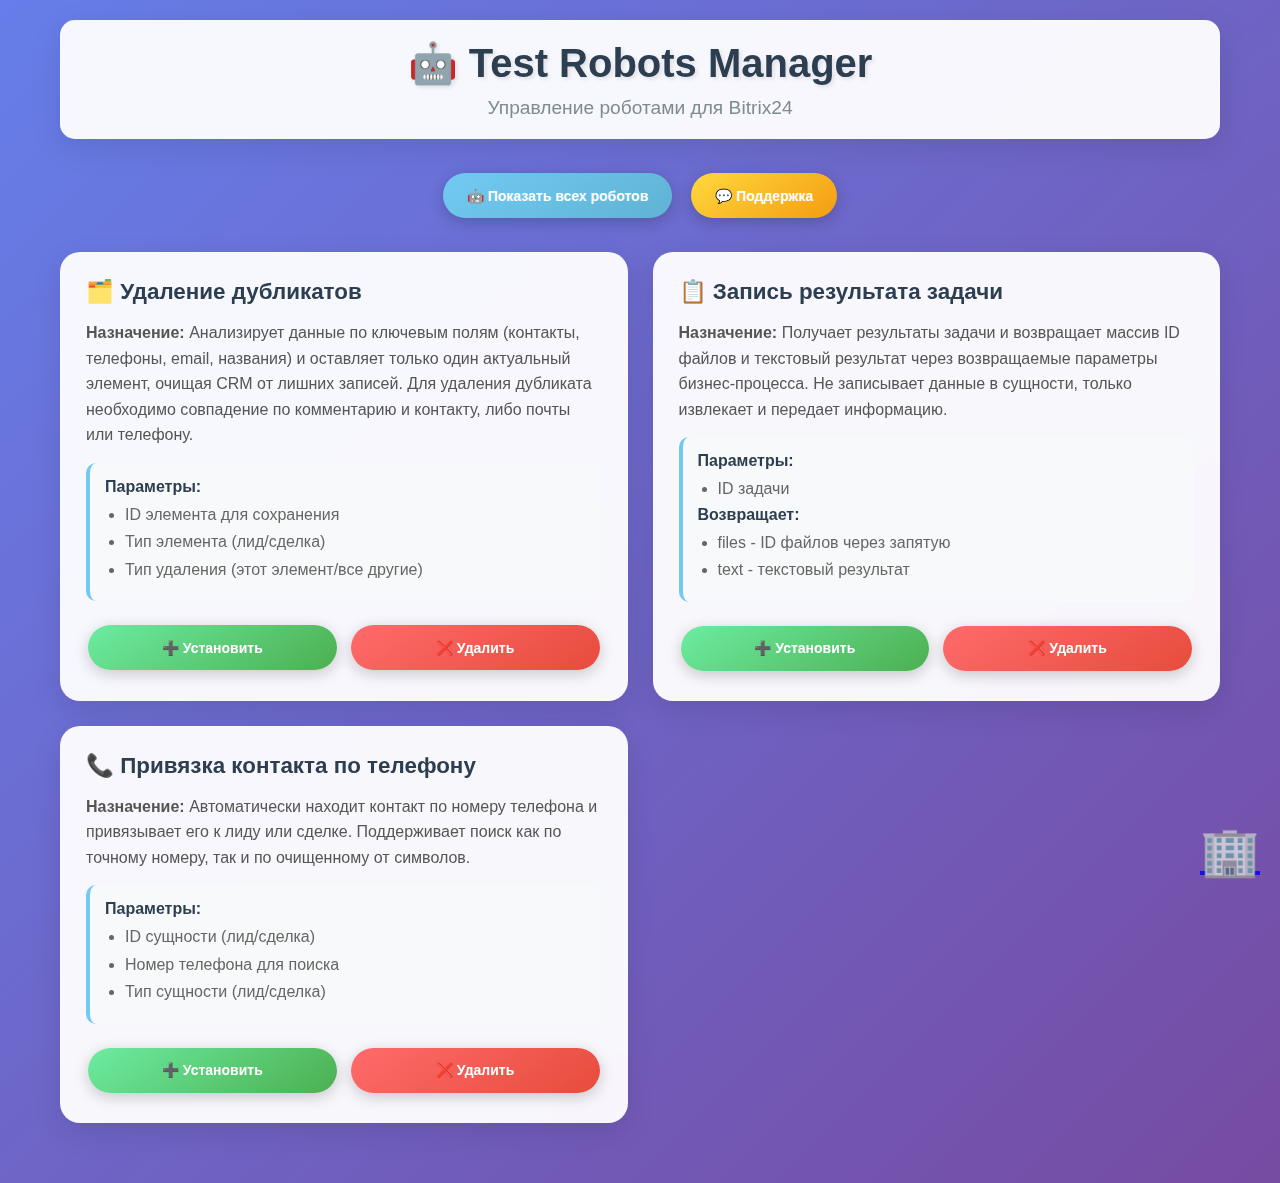
<file: index.html>
<!DOCTYPE html>
<html lang="en">
<head>
    <meta charset="UTF-8">
    <title>Test Robots Manager - Управление роботами Bitrix24</title>
    <link rel="stylesheet" href="styles.css">
</head>
<body>
    <div class="container">
        <header>
            <h1>🤖 Test Robots Manager</h1>
            <p class="subtitle">Управление роботами для Bitrix24</p>
        </header>

        <div class="controls">
            <button id="ListRobots" class="button-link">
                🤖
                Показать всех роботов
            </button>
            <a href="https://test.ru/#b4494" target="_blank" class="button-link support-button">
                💬
                Поддержка
            </a>
        </div>

        <div class="robots-container">
            <!-- Робот удаления дубликатов -->
            <div class="robot-group">
                <div class="robot-header">
                    <h3>🗂️ Удаление дубликатов</h3>
                    <div class="robot-status" id="status-duplicate"></div>
                </div>
                <p class="robot-description">
                    <strong>Назначение:</strong> Анализирует данные по ключевым полям (контакты, телефоны, email, названия) и оставляет только один актуальный элемент, очищая CRM от лишних записей. Для удаления дубликата необходимо совпадение по комментарию и контакту, либо почты или телефону.
                </p>
                <div class="robot-params">
                    <strong>Параметры:</strong>
                    <ul>
                        <li>ID элемента для сохранения</li>
                        <li>Тип элемента (лид/сделка)</li>
                        <li>Тип удаления (этот элемент/все другие)</li>
                    </ul>
                </div>
                <div class="robot-actions">
                    <button id="createDuplicateButton" class="button-link install-button">
                        ➕
                        Установить
                    </button>
                    <button id="deleteDuplicateButton" class="button-link delete-button">
                        ❌
                        Удалить
                    </button>
                </div>
            </div>

            <!-- Робот записи результата задачи -->
            <div class="robot-group">
                <div class="robot-header">
                    <h3>📋 Запись результата задачи</h3>
                    <div class="robot-status" id="status-task"></div>
                </div>
                <p class="robot-description">
                    <strong>Назначение:</strong> Получает результаты задачи и возвращает массив ID файлов и текстовый результат через возвращаемые параметры бизнес-процесса. Не записывает данные в сущности, только извлекает и передает информацию.
                </p>
                <div class="robot-params">
                    <strong>Параметры:</strong>
                    <ul>
                        <li>ID задачи</li>
                    </ul>
                    <strong>Возвращает:</strong>
                    <ul>
                        <li>files - ID файлов через запятую</li>
                        <li>text - текстовый результат</li>
                    </ul>
                </div>
                <div class="robot-actions">
                    <button id="createTaskResultButton" class="button-link install-button">
                        ➕
                        Установить
                    </button>
                    <button id="deleteTaskResultButton" class="button-link delete-button">
                        ❌
                        Удалить
                    </button>
                </div>
            </div>

            <!-- Робот привязки контакта -->
            <div class="robot-group">
                <div class="robot-header">
                    <h3>📞 Привязка контакта по телефону</h3>
                    <div class="robot-status" id="status-attach"></div>
                </div>
                <p class="robot-description">
                    <strong>Назначение:</strong> Автоматически находит контакт по номеру телефона и привязывает его к лиду или сделке. Поддерживает поиск как по точному номеру, так и по очищенному от символов.
                </p>
                <div class="robot-params">
                    <strong>Параметры:</strong>
                    <ul>
                        <li>ID сущности (лид/сделка)</li>
                        <li>Номер телефона для поиска</li>
                        <li>Тип сущности (лид/сделка)</li>
                    </ul>
                </div>
                <div class="robot-actions">
                    <button id="createAttachButton" class="button-link install-button">
                        ➕
                        Установить
                    </button>
                    <button id="deleteAttachButton" class="button-link delete-button">
                        ❌
                        Удалить
                    </button>
                </div>
            </div>
        </div>

        <footer>
            <div id="image-container">
                <a href="https://test.ru/" target="_blank">
                    🏢
                </a>
            </div>
        </footer>
    </div>

    <!-- Scripts -->
    <script src="//api.bitrix24.com/api/v1/"></script>
    <script src="app.js"></script>
</body>
</html>
</file>
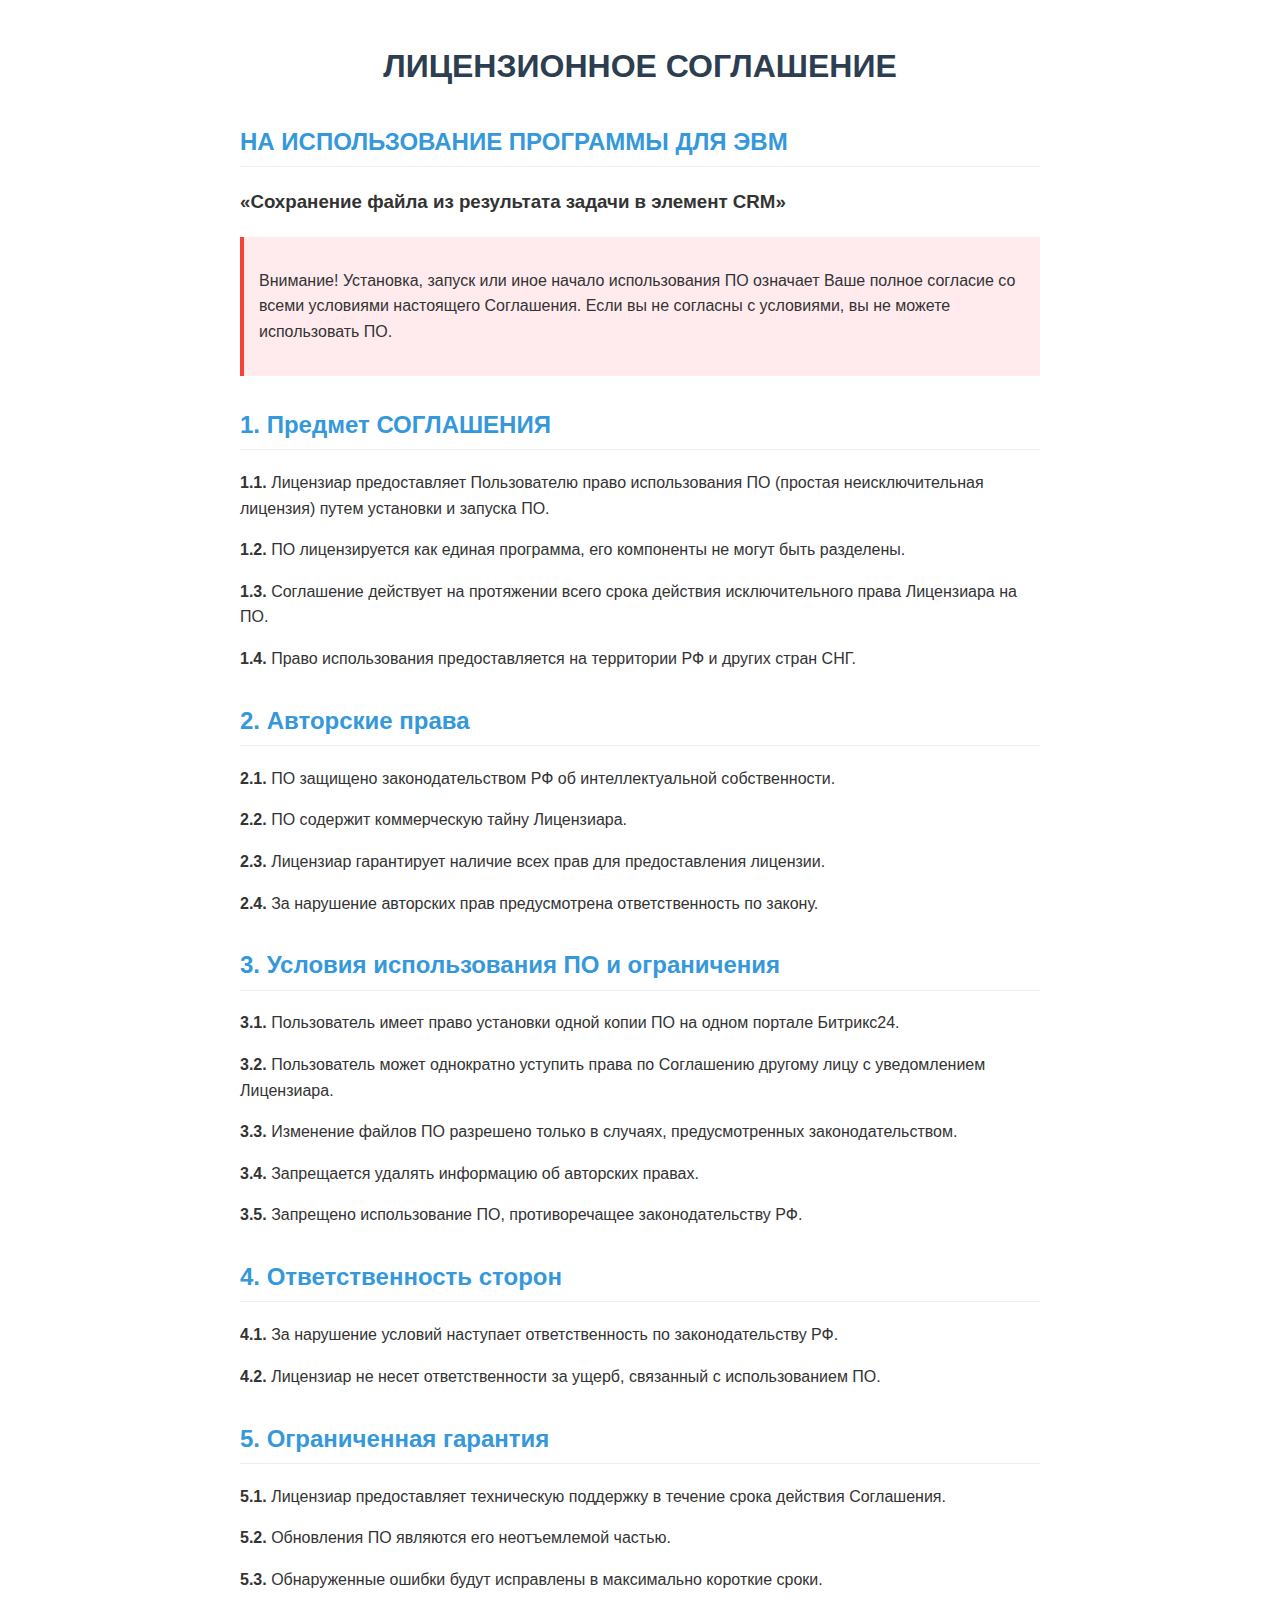
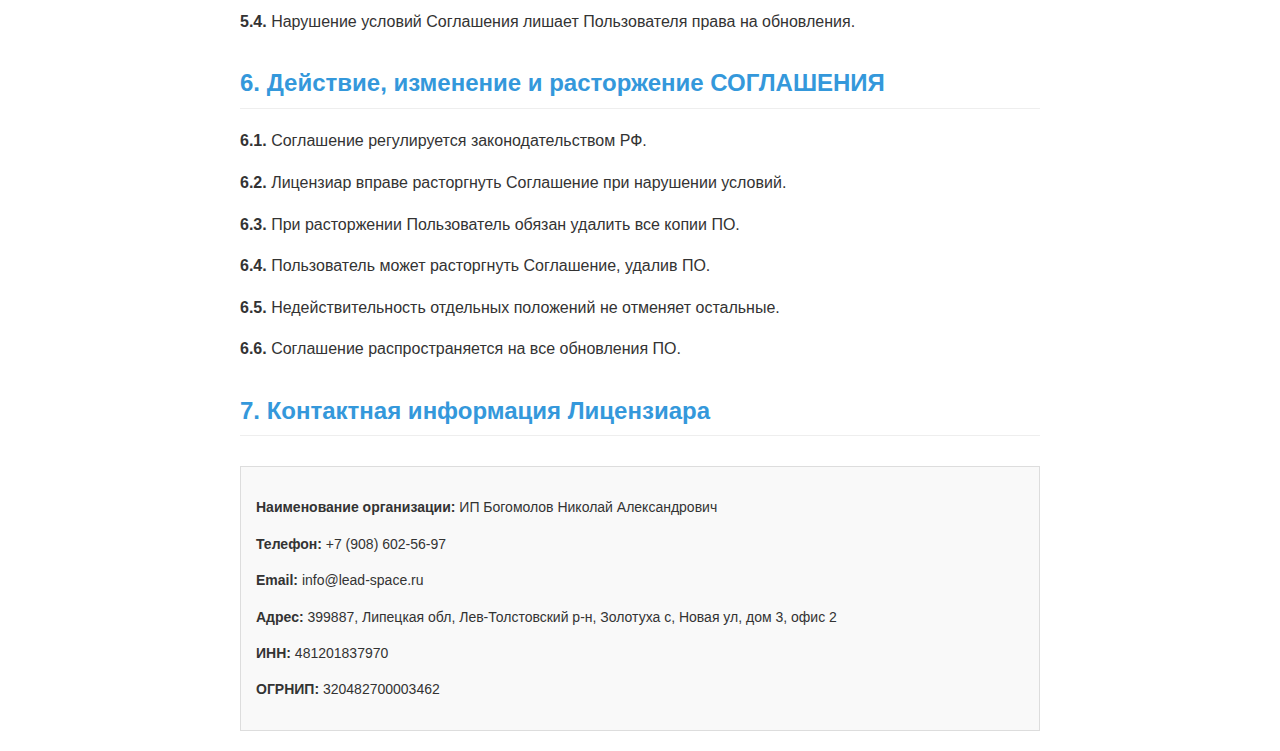
<file: license_agreement.html>
<!DOCTYPE html>
<html lang="ru">
<head>
    <meta charset="UTF-8">
    <meta name="viewport" content="width=device-width, initial-scale=1.0">
    <title>Лицензионное соглашение | Сохранение файла из результата задачи в элемент CRM</title>
    <style>
        body {
            font-family: Arial, sans-serif;
            line-height: 1.6;
            margin: 0;
            padding: 20px;
            color: #333;
        }
        .container {
            max-width: 800px;
            margin: 0 auto;
        }
        h1 {
            color: #2c3e50;
            text-align: center;
        }
        h2 {
            color: #3498db;
            margin-top: 30px;
            border-bottom: 1px solid #eee;
            padding-bottom: 5px;
        }
        .warning {
            background-color: #ffebee;
            border-left: 4px solid #f44336;
            padding: 15px;
            margin: 20px 0;
        }
        .contact-info {
            background-color: #f9f9f9;
            border: 1px solid #ddd;
            padding: 15px;
            margin-top: 30px;
            font-size: 14px;
        }
        .term {
            font-weight: bold;
        }
    </style>
</head>
<body>
    <div class="container">
        <h1>ЛИЦЕНЗИОННОЕ СОГЛАШЕНИЕ</h1>
        <h2>НА ИСПОЛЬЗОВАНИЕ ПРОГРАММЫ ДЛЯ ЭВМ</h2>
        <h3>«Сохранение файла из результата задачи в элемент CRM»</h3>

        <div class="warning">
            <p>Внимание! Установка, запуск или иное начало использования ПО означает Ваше полное согласие со всеми условиями настоящего Соглашения. Если вы не согласны с условиями, вы не можете использовать ПО.</p>
        </div>

        <h2>1. Предмет СОГЛАШЕНИЯ</h2>
        <p><strong>1.1.</strong> Лицензиар предоставляет Пользователю право использования ПО (простая неисключительная лицензия) путем установки и запуска ПО.</p>
        <p><strong>1.2.</strong> ПО лицензируется как единая программа, его компоненты не могут быть разделены.</p>
        <p><strong>1.3.</strong> Соглашение действует на протяжении всего срока действия исключительного права Лицензиара на ПО.</p>
        <p><strong>1.4.</strong> Право использования предоставляется на территории РФ и других стран СНГ.</p>

        <h2>2. Авторские права</h2>
        <p><strong>2.1.</strong> ПО защищено законодательством РФ об интеллектуальной собственности.</p>
        <p><strong>2.2.</strong> ПО содержит коммерческую тайну Лицензиара.</p>
        <p><strong>2.3.</strong> Лицензиар гарантирует наличие всех прав для предоставления лицензии.</p>
        <p><strong>2.4.</strong> За нарушение авторских прав предусмотрена ответственность по закону.</p>

        <h2>3. Условия использования ПО и ограничения</h2>
        <p><strong>3.1.</strong> Пользователь имеет право установки одной копии ПО на одном портале Битрикс24.</p>
        <p><strong>3.2.</strong> Пользователь может однократно уступить права по Соглашению другому лицу с уведомлением Лицензиара.</p>
        <p><strong>3.3.</strong> Изменение файлов ПО разрешено только в случаях, предусмотренных законодательством.</p>
        <p><strong>3.4.</strong> Запрещается удалять информацию об авторских правах.</p>
        <p><strong>3.5.</strong> Запрещено использование ПО, противоречащее законодательству РФ.</p>

        <h2>4. Ответственность сторон</h2>
        <p><strong>4.1.</strong> За нарушение условий наступает ответственность по законодательству РФ.</p>
        <p><strong>4.2.</strong> Лицензиар не несет ответственности за ущерб, связанный с использованием ПО.</p>

        <h2>5. Ограниченная гарантия</h2>
        <p><strong>5.1.</strong> Лицензиар предоставляет техническую поддержку в течение срока действия Соглашения.</p>
        <p><strong>5.2.</strong> Обновления ПО являются его неотъемлемой частью.</p>
        <p><strong>5.3.</strong> Обнаруженные ошибки будут исправлены в максимально короткие сроки.</p>
        <p><strong>5.4.</strong> Нарушение условий Соглашения лишает Пользователя права на обновления.</p>

        <h2>6. Действие, изменение и расторжение СОГЛАШЕНИЯ</h2>
        <p><strong>6.1.</strong> Соглашение регулируется законодательством РФ.</p>
        <p><strong>6.2.</strong> Лицензиар вправе расторгнуть Соглашение при нарушении условий.</p>
        <p><strong>6.3.</strong> При расторжении Пользователь обязан удалить все копии ПО.</p>
        <p><strong>6.4.</strong> Пользователь может расторгнуть Соглашение, удалив ПО.</p>
        <p><strong>6.5.</strong> Недействительность отдельных положений не отменяет остальные.</p>
        <p><strong>6.6.</strong> Соглашение распространяется на все обновления ПО.</p>

        <h2>7. Контактная информация Лицензиара</h2>
        <div class="contact-info">
            <p><strong>Наименование организации:</strong> ИП Богомолов Николай Александрович</p>
            <p><strong>Телефон:</strong> +7 (908) 602-56-97</p>
            <p><strong>Email:</strong> info@lead-space.ru</p>
            <p><strong>Адрес:</strong> 399887, Липецкая обл, Лев-Толстовский р-н, Золотуха с, Новая ул, дом 3, офис 2</p>
            <p><strong>ИНН:</strong> 481201837970</p>
            <p><strong>ОГРНИП:</strong> 320482700003462</p>
        </div>
    </div>
</body>
</html>
</file>
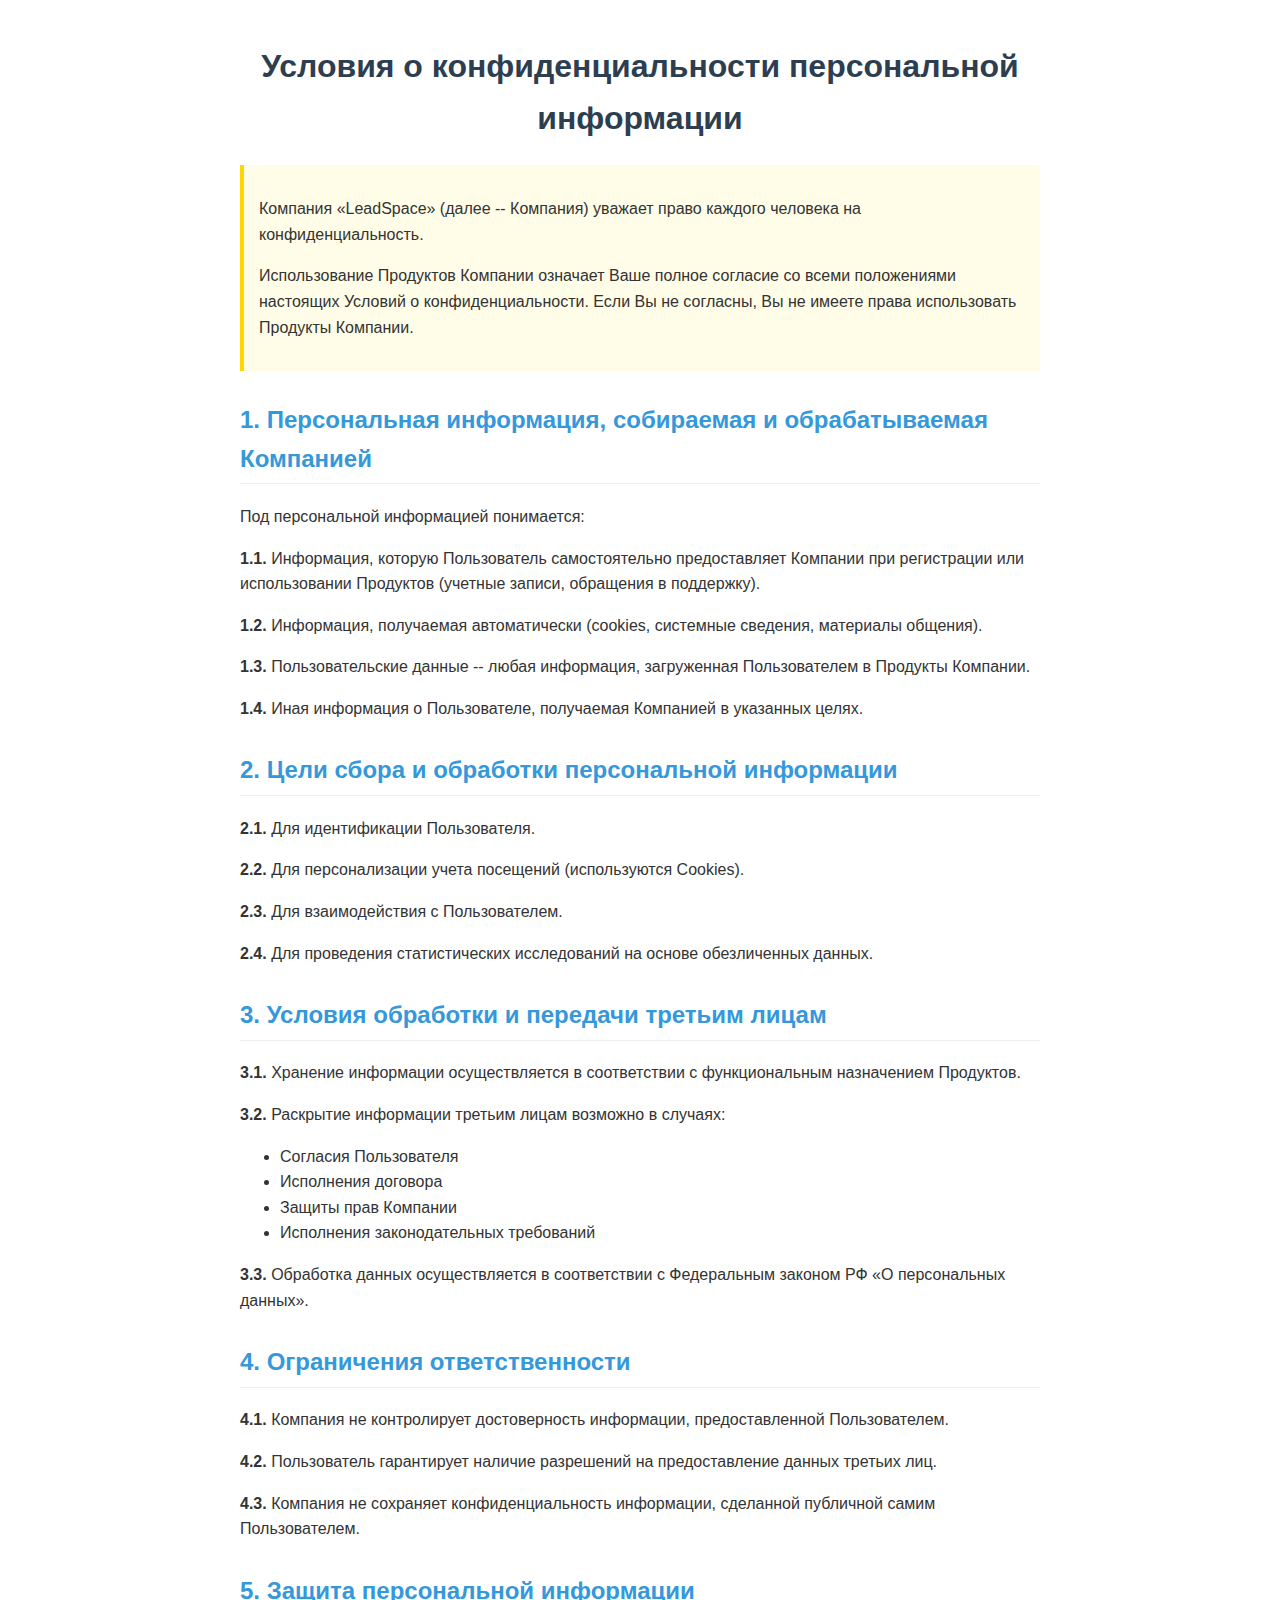
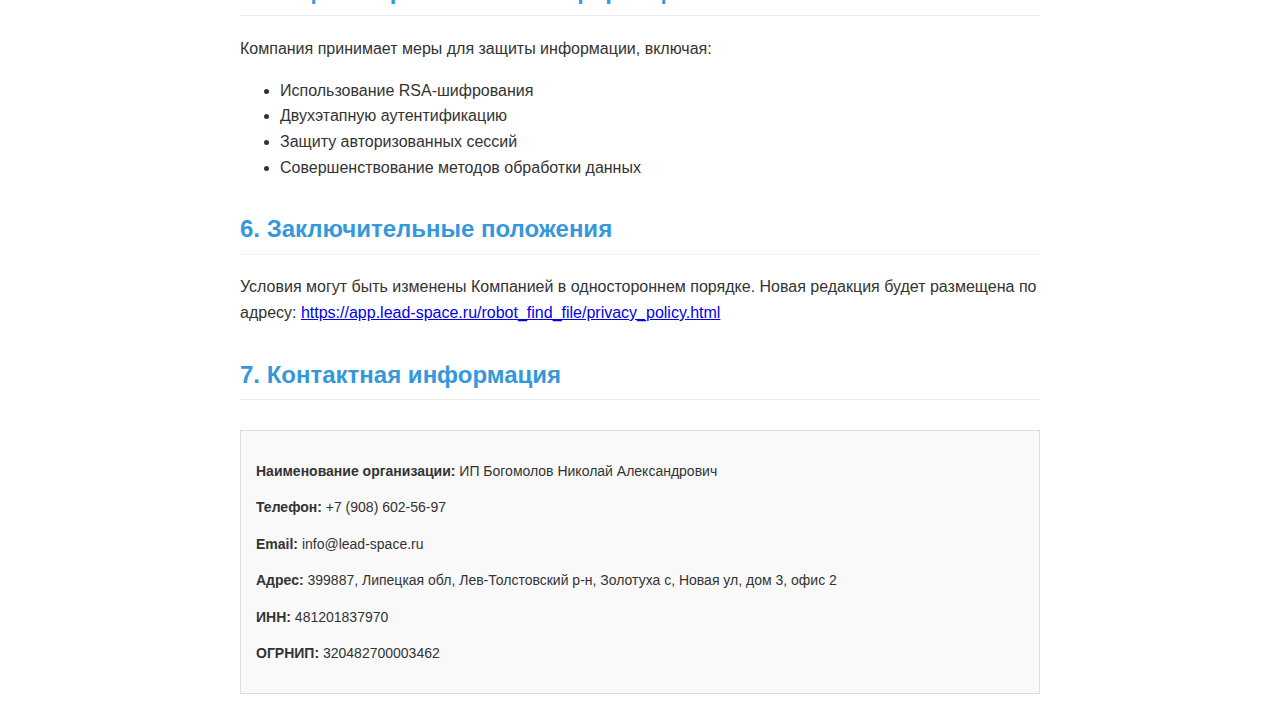
<file: privacy_policy.html>
<!DOCTYPE html>
<html lang="ru">
<head>
    <meta charset="UTF-8">
    <meta name="viewport" content="width=device-width, initial-scale=1.0">
    <title>Условия о конфиденциальности персональной информации | LeadSpace</title>
    <style>
        body {
            font-family: Arial, sans-serif;
            line-height: 1.6;
            margin: 0;
            padding: 20px;
            color: #333;
        }
        .container {
            max-width: 800px;
            margin: 0 auto;
        }
        h1 {
            color: #2c3e50;
            text-align: center;
        }
        h2 {
            color: #3498db;
            margin-top: 30px;
            border-bottom: 1px solid #eee;
            padding-bottom: 5px;
        }
        .contact-info {
            background-color: #f9f9f9;
            border: 1px solid #ddd;
            padding: 15px;
            margin-top: 30px;
            font-size: 14px;
        }
        .highlight {
            background-color: #fffde7;
            padding: 15px;
            border-left: 4px solid #ffd600;
            margin: 20px 0;
        }
    </style>
</head>
<body>
    <div class="container">
        <h1>Условия о конфиденциальности персональной информации</h1>

        <div class="highlight">
            <p>Компания «LeadSpace» (далее -- Компания) уважает право каждого человека на конфиденциальность.</p>
            <p>Использование Продуктов Компании означает Ваше полное согласие со всеми положениями настоящих Условий о конфиденциальности. Если Вы не согласны, Вы не имеете права использовать Продукты Компании.</p>
        </div>

        <h2>1. Персональная информация, собираемая и обрабатываемая Компанией</h2>
        <p>Под персональной информацией понимается:</p>
        <p><strong>1.1.</strong> Информация, которую Пользователь самостоятельно предоставляет Компании при регистрации или использовании Продуктов (учетные записи, обращения в поддержку).</p>
        <p><strong>1.2.</strong> Информация, получаемая автоматически (cookies, системные сведения, материалы общения).</p>
        <p><strong>1.3.</strong> Пользовательские данные -- любая информация, загруженная Пользователем в Продукты Компании.</p>
        <p><strong>1.4.</strong> Иная информация о Пользователе, получаемая Компанией в указанных целях.</p>

        <h2>2. Цели сбора и обработки персональной информации</h2>
        <p><strong>2.1.</strong> Для идентификации Пользователя.</p>
        <p><strong>2.2.</strong> Для персонализации учета посещений (используются Cookies).</p>
        <p><strong>2.3.</strong> Для взаимодействия с Пользователем.</p>
        <p><strong>2.4.</strong> Для проведения статистических исследований на основе обезличенных данных.</p>

        <h2>3. Условия обработки и передачи третьим лицам</h2>
        <p><strong>3.1.</strong> Хранение информации осуществляется в соответствии с функциональным назначением Продуктов.</p>
        <p><strong>3.2.</strong> Раскрытие информации третьим лицам возможно в случаях:</p>
        <ul>
            <li>Согласия Пользователя</li>
            <li>Исполнения договора</li>
            <li>Защиты прав Компании</li>
            <li>Исполнения законодательных требований</li>
        </ul>
        <p><strong>3.3.</strong> Обработка данных осуществляется в соответствии с Федеральным законом РФ «О персональных данных».</p>

        <h2>4. Ограничения ответственности</h2>
        <p><strong>4.1.</strong> Компания не контролирует достоверность информации, предоставленной Пользователем.</p>
        <p><strong>4.2.</strong> Пользователь гарантирует наличие разрешений на предоставление данных третьих лиц.</p>
        <p><strong>4.3.</strong> Компания не сохраняет конфиденциальность информации, сделанной публичной самим Пользователем.</p>

        <h2>5. Защита персональной информации</h2>
        <p>Компания принимает меры для защиты информации, включая:</p>
        <ul>
            <li>Использование RSA-шифрования</li>
            <li>Двухэтапную аутентификацию</li>
            <li>Защиту авторизованных сессий</li>
            <li>Совершенствование методов обработки данных</li>
        </ul>

        <h2>6. Заключительные положения</h2>
        <p>Условия могут быть изменены Компанией в одностороннем порядке. Новая редакция будет размещена по адресу: <a href="https://app.lead-space.ru/robot_find_file/privacy_policy.html">https://app.lead-space.ru/robot_find_file/privacy_policy.html</a></p>

        <h2>7. Контактная информация</h2>
        <div class="contact-info">
            <p><strong>Наименование организации:</strong> ИП Богомолов Николай Александрович</p>
            <p><strong>Телефон:</strong> +7 (908) 602-56-97</p>
            <p><strong>Email:</strong> info@lead-space.ru</p>
            <p><strong>Адрес:</strong> 399887, Липецкая обл, Лев-Толстовский р-н, Золотуха с, Новая ул, дом 3, офис 2</p>
            <p><strong>ИНН:</strong> 481201837970</p>
            <p><strong>ОГРНИП:</strong> 320482700003462</p>
        </div>
    </div>
</body>
</html>
</file>
<file: styles.css>
/* Общие стили */
* {
    margin: 0;
    padding: 0;
    box-sizing: border-box;
}

body {
    font-family: 'Segoe UI', Tahoma, Geneva, Verdana, sans-serif;
    background: linear-gradient(135deg, #667eea 0%, #764ba2 100%);
    min-height: 100vh;
    color: #333;
}

.container {
    max-width: 1200px;
    margin: 0 auto;
    padding: 20px;
}

/* Заголовок */
header {
    text-align: center;
    margin-bottom: 30px;
    background: rgba(255, 255, 255, 0.95);
    padding: 20px;
    border-radius: 15px;
    box-shadow: 0 8px 32px rgba(0, 0, 0, 0.1);
    backdrop-filter: blur(10px);
}

header h1 {
    font-size: 2.5em;
    color: #2c3e50;
    margin-bottom: 10px;
    text-shadow: 2px 2px 4px rgba(0, 0, 0, 0.1);
}

.subtitle {
    font-size: 1.2em;
    color: #7f8c8d;
    font-weight: 300;
}

/* Панель управления */
.controls {
    display: flex;
    justify-content: center;
    gap: 15px;
    margin-bottom: 30px;
    flex-wrap: wrap;
}

/* Базовые стили кнопок */
.button-link {
    background: linear-gradient(145deg, #72caf3, #5fb3d4);
    border: none;
    color: #fff;
    padding: 12px 24px;
    text-align: center;
    text-decoration: none;
    display: inline-flex;
    align-items: center;
    justify-content: center;
    gap: 8px;
    font-size: 14px;
    margin: 4px 2px;
    cursor: pointer;
    border-radius: 25px;
    font-weight: 600;
    transition: all 0.3s ease;
    box-shadow: 0 4px 15px rgba(0, 0, 0, 0.2);
    min-height: 45px;
}

.button-link:hover {
    transform: translateY(-2px);
    box-shadow: 0 6px 20px rgba(0, 0, 0, 0.3);
}

.button-link img {
    margin-right: 8px;
    width: 20px;
    height: 20px;
}

/* Стили для эмоджи в кнопках */
.button-link > span {
    font-size: 18px;
    line-height: 1;
}

/* Специальные кнопки */
.install-button {
    background: linear-gradient(145deg, #6ceca1, #4caf50);
}

.install-button:hover {
    background: linear-gradient(145deg, #5dd18e, #45a049);
}

.delete-button {
    background: linear-gradient(145deg, #ff6b6b, #e74c3c);
}

.delete-button:hover {
    background: linear-gradient(145deg, #ff5252, #c0392b);
}

.support-button {
    background: linear-gradient(145deg, #ffd93d, #f39c12);
}

.support-button:hover {
    background: linear-gradient(145deg, #ffcd02, #e67e22);
}

.support-button img {
    width: 18px;
    height: auto;
}

/* Обновленные стили для футера */
#image-container {
    position: fixed;
    bottom: 20px;
    right: 20px;
    z-index: 1000;
    font-size: 48px;
    opacity: 0.8;
    transition: opacity 0.3s ease;
}

#image-container:hover {
    opacity: 1;
}

/* Контейнер роботов */
.robots-container {
    display: grid;
    grid-template-columns: repeat(auto-fit, minmax(400px, 1fr));
    gap: 25px;
    margin-bottom: 40px;
}

/* Карточки роботов */
.robot-group {
    background: rgba(255, 255, 255, 0.95);
    padding: 25px;
    border-radius: 20px;
    box-shadow: 0 10px 30px rgba(0, 0, 0, 0.1);
    backdrop-filter: blur(10px);
    border: 1px solid rgba(255, 255, 255, 0.2);
    transition: all 0.3s ease;
}

.robot-group:hover {
    transform: translateY(-5px);
    box-shadow: 0 15px 40px rgba(0, 0, 0, 0.15);
}

.robot-header {
    display: flex;
    justify-content: space-between;
    align-items: center;
    margin-bottom: 15px;
}

.robot-header h3 {
    color: #2c3e50;
    font-size: 1.4em;
    margin: 0;
}

.robot-status {
    padding: 5px 12px;
    border-radius: 15px;
    font-size: 0.8em;
    font-weight: bold;
    min-width: 80px;
    text-align: center;
}

.robot-status.installed {
    background: #d4edda;
    color: #155724;
}

.robot-status.not-installed {
    background: #f8d7da;
    color: #721c24;
}

.robot-description {
    color: #555;
    line-height: 1.6;
    margin-bottom: 15px;
}

.robot-params {
    background: #f8f9fa;
    padding: 15px;
    border-radius: 10px;
    margin-bottom: 20px;
    border-left: 4px solid #72caf3;
}

.robot-params strong {
    color: #2c3e50;
    display: block;
    margin-bottom: 8px;
}

.robot-params ul {
    margin-left: 20px;
    color: #666;
}

.robot-params li {
    margin-bottom: 5px;
    line-height: 1.4;
}

.robot-actions {
    display: flex;
    gap: 10px;
    flex-wrap: wrap;
}

.robot-actions .button-link {
    flex: 1;
    min-width: 140px;
    justify-content: center;
}

/* Футер */
footer {
    position: relative;
    margin-top: 40px;
}

#image-container {
    position: fixed;
    bottom: 20px;
    right: 20px;
    z-index: 1000;
}

#image-container img {
    width: 120px;
    height: auto;
    opacity: 0.8;
    transition: opacity 0.3s ease;
}

#image-container:hover img {
    opacity: 1;
}

/* Адаптивность */
@media (max-width: 768px) {
    .container {
        padding: 15px;
    }
    
    header h1 {
        font-size: 2em;
    }
    
    .robots-container {
        grid-template-columns: 1fr;
    }
    
    .controls {
        flex-direction: column;
        align-items: center;
    }
    
    .robot-actions {
        flex-direction: column;
    }
    
    .robot-actions .button-link {
        min-width: auto;
    }
    
    #image-container {
        position: static;
        text-align: center;
        margin-top: 20px;
    }
}

@media (max-width: 480px) {
    .robot-group {
        padding: 20px 15px;
    }
    
    .robot-header {
        flex-direction: column;
        align-items: flex-start;
        gap: 10px;
    }
    
    .button-link {
        padding: 10px 16px;
        font-size: 13px;
    }
}

/* Анимации */
@keyframes fadeInUp {
    from {
        opacity: 0;
        transform: translateY(30px);
    }
    to {
        opacity: 1;
        transform: translateY(0);
    }
}

.robot-group {
    animation: fadeInUp 0.6s ease forwards;
}

.robot-group:nth-child(2) {
    animation-delay: 0.1s;
}

.robot-group:nth-child(3) {
    animation-delay: 0.2s;
}

/* Состояния загрузки */
.loading {
    opacity: 0.6;
    pointer-events: none;
}

.loading::after {
    content: "";
    position: absolute;
    top: 50%;
    left: 50%;
    width: 20px;
    height: 20px;
    margin: -10px 0 0 -10px;
    border: 2px solid #f3f3f3;
    border-top: 2px solid #3498db;
    border-radius: 50%;
    animation: spin 1s linear infinite;
}

@keyframes spin {
    0% { transform: rotate(0deg); }
    100% { transform: rotate(360deg); }
}
</file>
